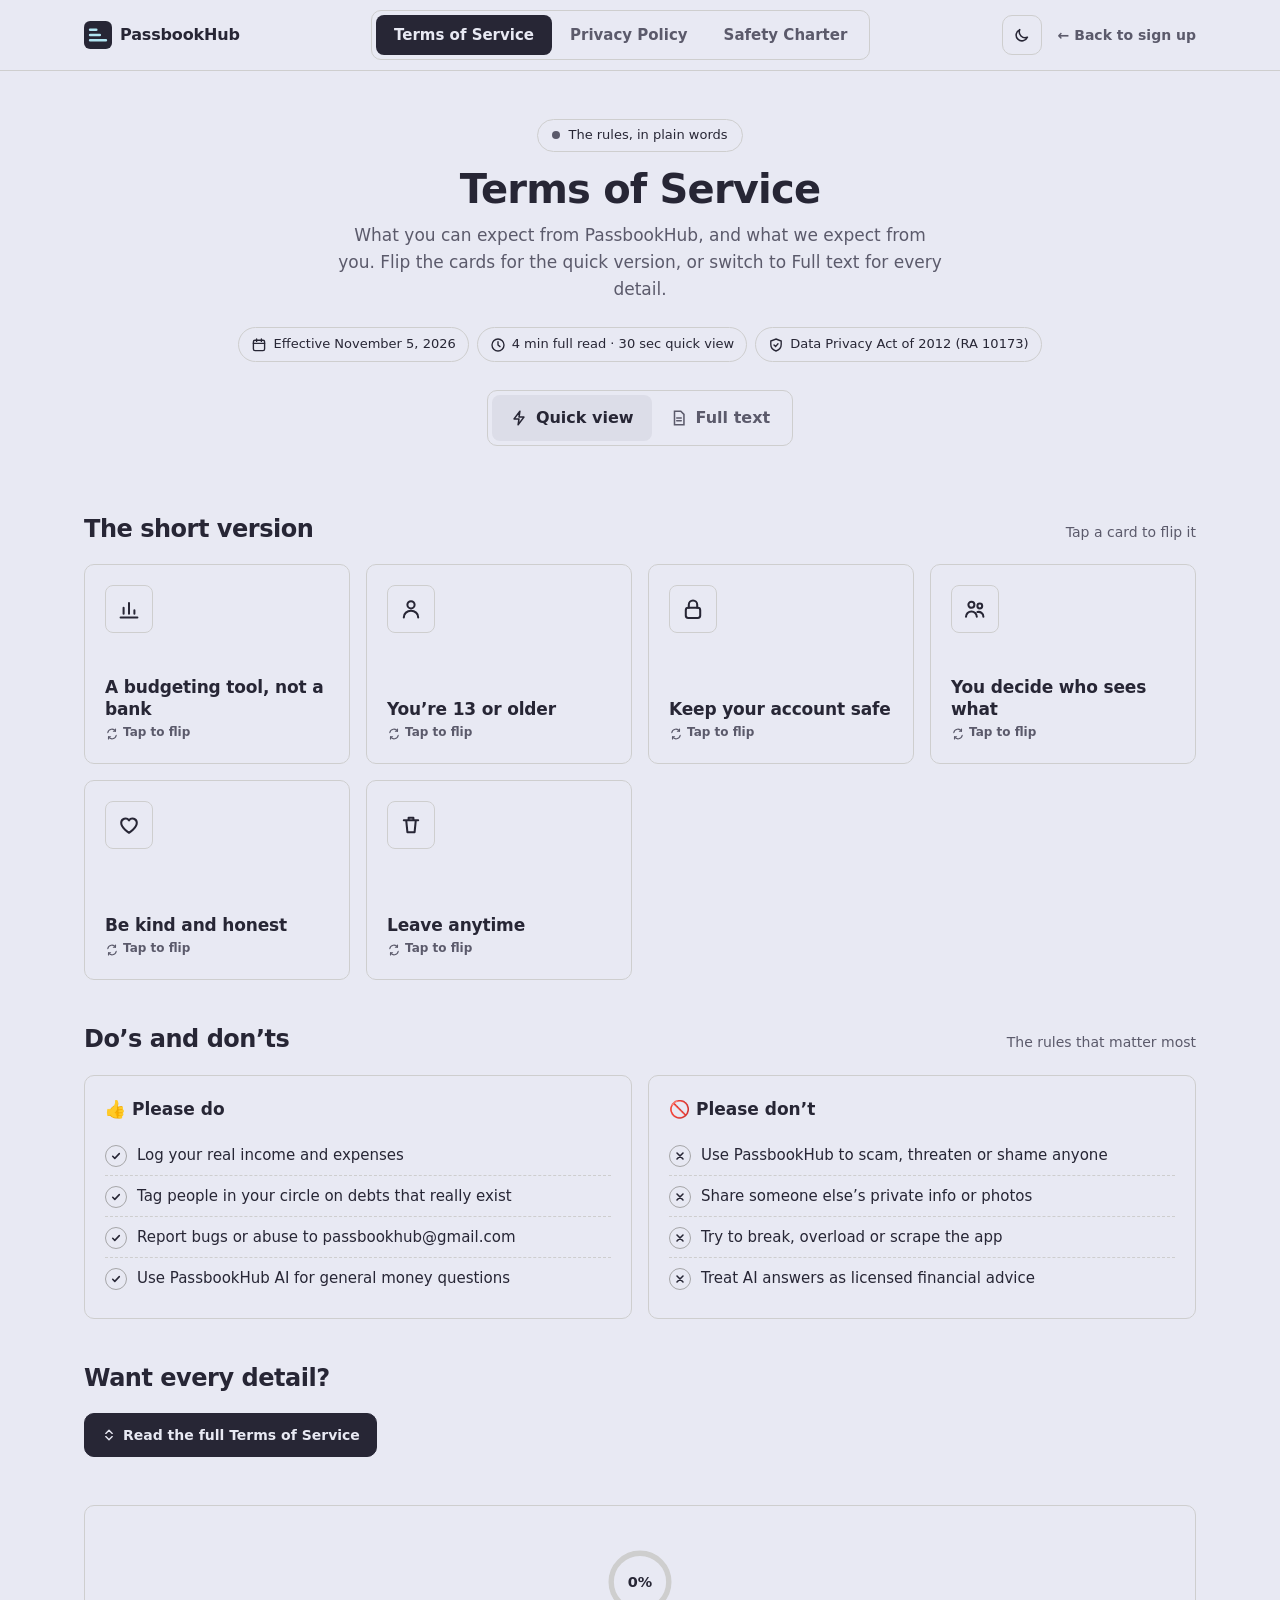
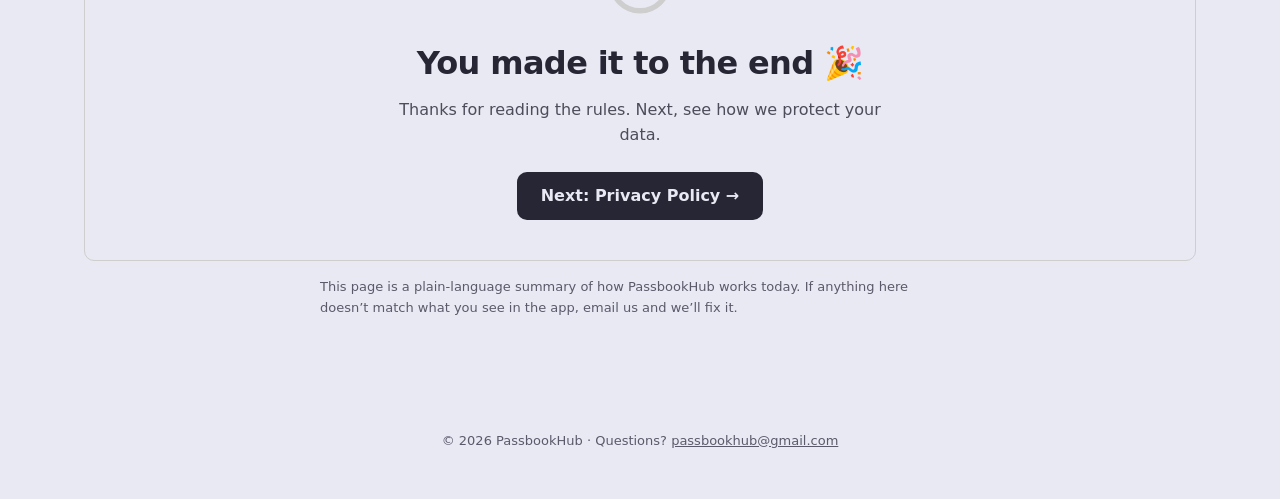
<file: legal.html>
<!doctype html>
<html lang="en">
<head>
<meta charset="utf-8">
<meta name="viewport" content="width=device-width, initial-scale=1">
<meta name="color-scheme" content="light dark">
<meta name="description" content="PassbookHub Terms of Service and Privacy Policy, in plain words.">
<title>Terms & Privacy · PassbookHub</title>
<link rel="icon" href="data:image/svg+xml,%3Csvg xmlns='http://www.w3.org/2000/svg' viewBox='0 0 32 32'%3E%3Crect width='32' height='32' rx='7' fill='%23272635'/%3E%3Cpath d='M7 22h18M7 16h11M7 10h7' stroke='%23b1e5f2' stroke-width='3' stroke-linecap='round'/%3E%3C/svg%3E">
<script>try { var t = localStorage.getItem('pbh.theme'); if (t === 'dark' || t === 'light') document.documentElement.dataset.theme = t; } catch (e) {}</script>
<style>
:root {
  color-scheme: light;
  --page: #e8e9f3; --surface: #ffffff; --surface-2: #f4f5fa; --ink: #272635; --ink-2: #5b5a6b; --line: #d8d9e3; --line-strong: #a6a6a8;
  --brand: #b1e5f2; --brand-ink: #272635; --accent: #272635; --on-accent: #e8e9f3;
  --good: #0ca30c; --bad: #d42a27; --warn: #e09b00;
  --glow-a: #b1e5f2; --glow-b: #cfc8ff; --glow-c: #ffd9c2;
  --shadow: 0 1px 2px rgba(39,38,53,.06), 0 10px 30px -12px rgba(39,38,53,.25);
  --font: system-ui, -apple-system, "Segoe UI", Roboto, sans-serif;
}
:root[data-theme="dark"] {
  color-scheme: dark;
  --page: #1f1e2b; --surface: #2b2a3b; --surface-2: #33324a; --ink: #e8e9f3; --ink-2: #a6a6b4; --line: #3e3d50; --line-strong: #5a5970;
  --accent: #b1e5f2; --on-accent: #272635; --good: #39c339; --bad: #ff6b68; --warn: #fab219;
  --glow-a: #2f6e7e; --glow-b: #463b8c; --glow-c: #7a4a35;
  --shadow: 0 1px 2px rgba(0,0,0,.3), 0 12px 32px -12px rgba(0,0,0,.6);
}
@media (prefers-color-scheme: dark) {
  :root:not([data-theme="light"]) {
    color-scheme: dark;
    --page: #1f1e2b; --surface: #2b2a3b; --surface-2: #33324a; --ink: #e8e9f3; --ink-2: #a6a6b4; --line: #3e3d50; --line-strong: #5a5970;
    --accent: #b1e5f2; --on-accent: #272635; --good: #39c339; --bad: #ff6b68; --warn: #fab219;
    --glow-a: #2f6e7e; --glow-b: #463b8c; --glow-c: #7a4a35;
    --shadow: 0 1px 2px rgba(0,0,0,.3), 0 12px 32px -12px rgba(0,0,0,.6);
  }
}
* { box-sizing: border-box; }
html { scroll-behavior: smooth; scroll-padding-top: 7rem; }
@media (prefers-reduced-motion: reduce) { html { scroll-behavior: auto; } *, *::before, *::after { animation-duration: 0.001ms !important; animation-iteration-count: 1 !important; transition-duration: 0.001ms !important; } }
body { margin: 0; background: var(--page); color: var(--ink); font: 16px/1.6 var(--font); -webkit-font-smoothing: antialiased; }
a { color: inherit; }
button { font: inherit; color: inherit; }
:focus-visible { outline: 2px solid var(--accent); outline-offset: 2px; border-radius: 6px; }

/* ---------- Top bar ---------- */
.bar { position: sticky; top: 0; z-index: 20; backdrop-filter: saturate(1.6) blur(14px); -webkit-backdrop-filter: saturate(1.6) blur(14px);
  background: color-mix(in srgb, var(--page) 78%, transparent); border-bottom: 1px solid color-mix(in srgb, var(--line) 70%, transparent); }
.bar-in { max-width: 72rem; margin: 0 auto; padding: 0.625rem 1.25rem; display: flex; align-items: center; gap: 1rem; }
.logo { display: inline-flex; align-items: center; gap: 0.5rem; font-weight: 800; letter-spacing: -0.01em; text-decoration: none; }
.logo svg { width: 1.75rem; height: 1.75rem; }
.tabs { position: relative; display: flex; margin: 0 auto; padding: 0.25rem; border-radius: 999px; background: var(--surface); border: 1px solid var(--line); box-shadow: var(--shadow); }
.tab { position: relative; z-index: 1; border: 0; background: none; padding: 0.5rem 1.125rem; border-radius: 999px; font-weight: 650; font-size: 0.9375rem; color: var(--ink-2); cursor: pointer; transition: color .25s; white-space: nowrap; }
.tab[aria-selected="true"] { color: var(--on-accent); }
.tab-thumb { position: absolute; z-index: 0; top: 0.25rem; bottom: 0.25rem; border-radius: 999px; background: var(--accent); transition: left .35s cubic-bezier(.3,1.4,.5,1), width .35s cubic-bezier(.3,1.4,.5,1); }
.icon-btn { display: grid; place-items: center; width: 2.5rem; height: 2.5rem; border: 1px solid var(--line); border-radius: 50%; background: var(--surface); cursor: pointer; transition: transform .15s; }
.icon-btn:hover { transform: rotate(-12deg) scale(1.05); }
.icon-btn svg { width: 1.125rem; height: 1.125rem; }
.back-link { font-size: 0.875rem; font-weight: 600; color: var(--ink-2); text-decoration: none; white-space: nowrap; }
.back-link:hover { color: var(--ink); }
.progress { position: absolute; left: 0; bottom: -1px; height: 3px; width: 0; background: linear-gradient(90deg, var(--glow-a), var(--accent)); transition: width .1s linear; }
@media (max-width: 40rem) { .back-link span, .logo b { display: none; } .tab { padding: 0.5rem 0.625rem; font-size: 0.8125rem; } }

/* ---------- Hero ---------- */
.hero { position: relative; overflow: hidden; }
.blobs { position: absolute; inset: -20% -10% auto; height: 34rem; pointer-events: none; filter: blur(60px); opacity: .85; }
.blobs i { position: absolute; border-radius: 50%; animation: drift 18s ease-in-out infinite alternate; }
.blobs i:nth-child(1) { width: 26rem; height: 26rem; left: 8%; top: 10%; background: var(--glow-a); }
.blobs i:nth-child(2) { width: 22rem; height: 22rem; right: 10%; top: 0; background: var(--glow-b); animation-delay: -6s; }
.blobs i:nth-child(3) { width: 18rem; height: 18rem; left: 45%; top: 35%; background: var(--glow-c); animation-delay: -12s; }
@keyframes drift { to { transform: translate(6%, 12%) scale(1.15); } }
.hero-in { position: relative; max-width: 72rem; margin: 0 auto; padding: 4rem 1.25rem 2rem; text-align: center; }
.eyebrow { display: inline-flex; align-items: center; gap: .5rem; padding: .3125rem .875rem; border-radius: 999px; background: color-mix(in srgb, var(--surface) 75%, transparent); border: 1px solid var(--line); font-size: .8125rem; font-weight: 600; }
.eyebrow .dot { width: .5rem; height: .5rem; border-radius: 50%; background: var(--good); box-shadow: 0 0 0 0 var(--good); animation: ping 2s infinite; }
@keyframes ping { 70% { box-shadow: 0 0 0 .5rem transparent; } 100% { box-shadow: 0 0 0 0 transparent; } }
h1 { margin: 1rem auto .75rem; max-width: 18ch; font-size: clamp(2.25rem, 6vw, 4rem); line-height: 1.05; letter-spacing: -0.035em; font-weight: 800; }
h1 .swap { display: inline-block; background: linear-gradient(100deg, var(--ink) 20%, color-mix(in srgb, var(--accent) 60%, #6a5acd)); -webkit-background-clip: text; background-clip: text; color: transparent; }
:root[data-theme="dark"] h1 .swap { background-image: linear-gradient(100deg, #fff 10%, var(--brand)); }
@media (prefers-color-scheme: dark) { :root:not([data-theme="light"]) h1 .swap { background-image: linear-gradient(100deg, #fff 10%, var(--brand)); } }
.lede { max-width: 38rem; margin: 0 auto; color: var(--ink-2); font-size: 1.0625rem; }
.chips { display: flex; flex-wrap: wrap; justify-content: center; gap: .5rem; margin-top: 1.5rem; }
.chip { display: inline-flex; align-items: center; gap: .375rem; padding: .375rem .75rem; border-radius: 999px; background: var(--surface); border: 1px solid var(--line); font-size: .8125rem; font-weight: 600; }
.chip svg { width: 1rem; height: 1rem; }
.mode { display: inline-flex; margin-top: 1.75rem; padding: .25rem; border-radius: 14px; background: var(--surface); border: 1px solid var(--line); box-shadow: var(--shadow); }
.mode button { border: 0; background: none; padding: .625rem 1.125rem; border-radius: 10px; font-weight: 650; cursor: pointer; color: var(--ink-2); display: inline-flex; align-items: center; gap: .5rem; }
.mode button[aria-pressed="true"] { background: var(--surface-2); color: var(--ink); box-shadow: inset 0 0 0 1px var(--line); }
.mode svg { width: 1.125rem; height: 1.125rem; }

/* ---------- Layout ---------- */
main { max-width: 72rem; margin: 0 auto; padding: 0 1.25rem 5rem; }
.panel[hidden] { display: none; }
.panel { animation: rise .5s cubic-bezier(.2,.8,.2,1); }
@keyframes rise { from { opacity: 0; transform: translateY(14px); } }
.section-title { display: flex; align-items: baseline; justify-content: space-between; gap: 1rem; margin: 2.5rem 0 1rem; }
.section-title h2 { margin: 0; font-size: 1.5rem; letter-spacing: -0.02em; }
.section-title p { margin: 0; color: var(--ink-2); font-size: .875rem; }

/* Flip cards: the short version */
.cards { display: grid; grid-template-columns: repeat(auto-fill, minmax(15.5rem, 1fr)); gap: 1rem; perspective: 1200px; }
.card { position: relative; height: 12.5rem; border: 0; padding: 0; background: none; cursor: pointer; text-align: left; transform-style: preserve-3d; transition: transform .6s cubic-bezier(.3,1.3,.5,1); opacity: 0; transform: translateY(18px); }
.card.in { opacity: 1; transform: none; transition: transform .6s cubic-bezier(.3,1.3,.5,1), opacity .5s; }
.card.flipped, .card.in.flipped { transform: rotateY(180deg) !important; }
.face { position: absolute; inset: 0; display: flex; flex-direction: column; padding: 1.25rem; border-radius: 20px; background: var(--surface); border: 1px solid var(--line); box-shadow: var(--shadow); backface-visibility: hidden; -webkit-backface-visibility: hidden; overflow: hidden; }
.face.back { transform: rotateY(180deg); background: var(--accent); color: var(--on-accent); border-color: transparent; }
.card:hover .face.front { border-color: var(--line-strong); }
.card-icon { display: grid; place-items: center; width: 3rem; height: 3rem; border-radius: 14px; background: var(--c, var(--brand)); color: #272635; transition: transform .3s; }
.card:hover .card-icon { transform: scale(1.08) rotate(-6deg); }
.card-icon svg { width: 1.5rem; height: 1.5rem; }
.card h3 { margin: auto 0 .25rem; font-size: 1.0625rem; letter-spacing: -0.01em; line-height: 1.3; }
.card .hint { font-size: .75rem; font-weight: 600; color: var(--ink-2); display: flex; align-items: center; gap: .25rem; }
.face.back p { margin: 0; font-size: .9375rem; line-height: 1.5; }
.face.back .hint { margin-top: auto; color: inherit; opacity: .7; }
.face::after { content: ""; position: absolute; right: -2.5rem; top: -2.5rem; width: 7rem; height: 7rem; border-radius: 50%; background: var(--c, var(--brand)); opacity: .14; }

/* Who can see what */
.matrix { border-radius: 22px; background: var(--surface); border: 1px solid var(--line); box-shadow: var(--shadow); overflow: hidden; }
.mx-head, .mx-row { display: grid; grid-template-columns: minmax(10rem, 2fr) repeat(4, minmax(3.5rem, 1fr)); align-items: center; }
.mx-head { padding: .875rem 1.25rem; background: var(--surface-2); font-size: .75rem; font-weight: 700; text-transform: uppercase; letter-spacing: .05em; color: var(--ink-2); }
.mx-head span:not(:first-child) { text-align: center; }
.mx-row { width: 100%; padding: .75rem 1.25rem; border: 0; border-top: 1px solid var(--line); background: none; cursor: pointer; text-align: left; transition: background .2s; }
.mx-row:hover, .mx-row[aria-expanded="true"] { background: color-mix(in srgb, var(--brand) 18%, var(--surface)); }
.mx-name { display: flex; align-items: center; gap: .625rem; font-weight: 600; }
.mx-name svg { width: 1.25rem; height: 1.25rem; flex: none; color: var(--ink-2); }
.mx-cell { display: grid; place-items: center; }
.pip { width: 1.5rem; height: 1.5rem; border-radius: 50%; display: grid; place-items: center; transform: scale(.6); opacity: 0; transition: transform .4s cubic-bezier(.3,1.6,.5,1), opacity .3s; }
.matrix.in .pip { transform: none; opacity: 1; }
.pip.yes { background: color-mix(in srgb, var(--good) 18%, transparent); color: var(--good); }
.pip.opt { background: color-mix(in srgb, var(--warn) 20%, transparent); color: var(--warn); }
.pip.no { background: var(--surface-2); color: var(--line-strong); }
.pip svg { width: .875rem; height: .875rem; }
.mx-detail { display: grid; grid-template-rows: 0fr; transition: grid-template-rows .35s ease; border-top: 0 solid var(--line); }
.mx-detail.open { grid-template-rows: 1fr; }
.mx-detail > div { overflow: hidden; }
.mx-detail p { margin: 0; padding: 0 1.25rem 1rem 3.125rem; color: var(--ink-2); font-size: .9375rem; }
.legend { display: flex; flex-wrap: wrap; gap: 1rem; padding: .875rem 1.25rem; border-top: 1px solid var(--line); font-size: .8125rem; color: var(--ink-2); }
.legend span { display: inline-flex; align-items: center; gap: .375rem; }
.legend .pip { transform: none; opacity: 1; width: 1.125rem; height: 1.125rem; }
@media (max-width: 34rem) { .mx-head, .mx-row { grid-template-columns: minmax(7.5rem, 1.6fr) repeat(4, minmax(2.25rem, 1fr)); padding-inline: .75rem; } .mx-head { font-size: .625rem; } .mx-name svg { display: none; } .mx-detail p { padding-left: .75rem; } }

/* Do and don't */
.dd { display: grid; grid-template-columns: 1fr 1fr; gap: 1rem; }
@media (max-width: 44rem) { .dd { grid-template-columns: 1fr; } }
.dd-col { padding: 1.25rem; border-radius: 22px; background: var(--surface); border: 1px solid var(--line); box-shadow: var(--shadow); }
.dd-col h3 { display: flex; align-items: center; gap: .5rem; margin: 0 0 .75rem; font-size: 1.0625rem; }
.dd-col ul { list-style: none; margin: 0; padding: 0; }
.dd-col li { display: flex; gap: .625rem; padding: .5rem 0; border-top: 1px dashed var(--line); font-size: .9375rem; opacity: 0; transform: translateX(-8px); transition: opacity .4s, transform .4s; }
.dd-col li:first-child { border-top: 0; }
.dd.in li { opacity: 1; transform: none; }
.dd-col .mark { flex: none; display: grid; place-items: center; width: 1.375rem; height: 1.375rem; border-radius: 50%; margin-top: .125rem; }
.dd-col.do .mark { background: color-mix(in srgb, var(--good) 18%, transparent); color: var(--good); }
.dd-col.dont .mark { background: color-mix(in srgb, var(--bad) 16%, transparent); color: var(--bad); }
.mark svg { width: .75rem; height: .75rem; }

/* ---------- Full text ---------- */
.full { display: grid; grid-template-columns: 15rem minmax(0, 1fr); gap: 2rem; align-items: start; margin-top: 1rem; }
@media (max-width: 56rem) { .full { grid-template-columns: 1fr; } .toc { display: none; } }
.toc { position: sticky; top: 5.5rem; max-height: calc(100vh - 7rem); overflow: auto; padding: .5rem; }
.toc p { margin: 0 0 .5rem .75rem; font-size: .75rem; font-weight: 700; text-transform: uppercase; letter-spacing: .06em; color: var(--ink-2); }
.toc a { position: relative; display: flex; gap: .625rem; padding: .4375rem .75rem; border-radius: 10px; font-size: .875rem; color: var(--ink-2); text-decoration: none; transition: background .2s, color .2s; }
.toc a:hover { background: var(--surface); color: var(--ink); }
.toc a.on { background: var(--surface); color: var(--ink); font-weight: 650; box-shadow: var(--shadow); }
.toc a.on::before { content: ""; position: absolute; left: 0; top: .5rem; bottom: .5rem; width: 3px; border-radius: 2px; background: var(--accent); }
.toc a .n { font-variant-numeric: tabular-nums; opacity: .6; min-width: 1.25rem; }
.tools { position: sticky; top: 4.25rem; z-index: 5; display: flex; flex-wrap: wrap; gap: .5rem; align-items: center; padding: .625rem 0; background: linear-gradient(var(--page) 75%, transparent); }
.search { flex: 1; min-width: 12rem; display: flex; align-items: center; gap: .5rem; padding: 0 .875rem; height: 2.75rem; border-radius: 14px; background: var(--surface); border: 1px solid var(--line); }
.search:focus-within { border-color: var(--accent); box-shadow: 0 0 0 3px color-mix(in srgb, var(--accent) 15%, transparent); }
.search svg { width: 1.125rem; height: 1.125rem; color: var(--ink-2); flex: none; }
.search input { flex: 1; min-width: 0; border: 0; background: none; outline: none; font: inherit; color: var(--ink); }
.search kbd { font: 600 .6875rem var(--font); padding: .125rem .375rem; border-radius: 5px; border: 1px solid var(--line); color: var(--ink-2); }
.count { font-size: .8125rem; color: var(--ink-2); min-width: 5rem; }
.btn { display: inline-flex; align-items: center; gap: .375rem; height: 2.75rem; padding: 0 1rem; border-radius: 14px; border: 1px solid var(--line); background: var(--surface); font-weight: 600; font-size: .875rem; cursor: pointer; text-decoration: none; }
.btn:hover { border-color: var(--line-strong); }
.btn svg { width: 1rem; height: 1rem; }
.btn.primary { background: var(--accent); color: var(--on-accent); border-color: var(--accent); }
.sec { margin-bottom: .75rem; border-radius: 18px; background: var(--surface); border: 1px solid var(--line); transition: box-shadow .25s, border-color .25s; }
.sec.open { box-shadow: var(--shadow); }
.sec[hidden] { display: none; }
.sec-head { width: 100%; display: flex; align-items: center; gap: .875rem; padding: 1rem 1.25rem; border: 0; background: none; cursor: pointer; text-align: left; }
.sec-num { flex: none; display: grid; place-items: center; width: 2.25rem; height: 2.25rem; border-radius: 11px; background: var(--surface-2); font-weight: 750; font-size: .875rem; font-variant-numeric: tabular-nums; transition: background .25s, color .25s; }
.sec.open .sec-num { background: var(--accent); color: var(--on-accent); }
.sec-head h3 { flex: 1; margin: 0; font-size: 1.0625rem; letter-spacing: -0.01em; }
.chev { width: 1.25rem; height: 1.25rem; color: var(--ink-2); transition: transform .3s; }
.sec.open .chev { transform: rotate(180deg); }
.sec-body { display: grid; grid-template-rows: 0fr; transition: grid-template-rows .35s ease; }
.sec.open .sec-body { grid-template-rows: 1fr; }
.sec-body > div { overflow: hidden; }
.sec-inner { padding: 0 1.25rem 1.25rem 4.375rem; }
@media (max-width: 34rem) { .sec-inner { padding-left: 1.25rem; } }
.plain { display: flex; gap: .625rem; margin: 0 0 1rem; padding: .75rem .875rem; border-radius: 12px; background: color-mix(in srgb, var(--brand) 30%, var(--surface)); font-size: .9375rem; }
:root[data-theme="dark"] .plain { background: color-mix(in srgb, var(--brand) 12%, var(--surface)); }
@media (prefers-color-scheme: dark) { :root:not([data-theme="light"]) .plain { background: color-mix(in srgb, var(--brand) 12%, var(--surface)); } }
.plain b { flex: none; font-size: .6875rem; text-transform: uppercase; letter-spacing: .06em; padding: .125rem .5rem; height: fit-content; border-radius: 999px; background: var(--accent); color: var(--on-accent); margin-top: .1875rem; }
.sec-inner p, .sec-inner li { color: var(--ink); font-size: .9688rem; }
.sec-inner ul { padding-left: 1.125rem; }
.sec-inner li { margin: .25rem 0; }
.sec-inner li::marker { color: var(--line-strong); }
.sec-inner a { color: var(--accent); font-weight: 600; }
.copy { margin-left: auto; display: inline-flex; align-items: center; gap: .25rem; border: 0; background: none; color: var(--ink-2); font-size: .75rem; font-weight: 600; cursor: pointer; padding: .25rem .5rem; border-radius: 8px; opacity: 0; transition: opacity .2s; }
.sec:hover .copy, .copy:focus-visible { opacity: 1; }
.copy:hover { background: var(--surface-2); color: var(--ink); }
.copy svg { width: .875rem; height: .875rem; }
mark { background: color-mix(in srgb, var(--warn) 45%, transparent); color: inherit; border-radius: 3px; padding: 0 1px; }
.empty { padding: 2rem; text-align: center; color: var(--ink-2); }

/* End */
.end { margin-top: 3rem; padding: 2.5rem 1.5rem; border-radius: 28px; text-align: center; background: var(--accent); color: var(--on-accent); position: relative; overflow: hidden; }
.end h2 { margin: .75rem 0 .5rem; font-size: clamp(1.5rem, 4vw, 2rem); letter-spacing: -0.02em; }
.end p { margin: 0 auto 1.5rem; max-width: 32rem; opacity: .8; }
.end .btn { background: var(--on-accent); color: var(--accent); border: 0; height: 3rem; padding: 0 1.5rem; border-radius: 999px; font-size: 1rem; }
.ring { width: 4.5rem; height: 4.5rem; margin: 0 auto; }
.ring circle { fill: none; stroke-width: 6; }
.ring .track { stroke: color-mix(in srgb, var(--on-accent) 20%, transparent); }
.ring .val { stroke: var(--glow-b); stroke-linecap: round; transform: rotate(-90deg); transform-origin: center; transition: stroke-dashoffset .3s; }
.ring text { fill: currentColor; font: 800 1rem var(--font); }
.confetti { position: absolute; inset: 0; pointer-events: none; }
.confetti i { position: absolute; top: -1rem; width: .5rem; height: .875rem; border-radius: 2px; animation: fall 2.4s ease-in forwards; }
@keyframes fall { to { transform: translateY(26rem) rotate(540deg); opacity: 0; } }
footer { padding: 2rem 1.25rem 3rem; text-align: center; color: var(--ink-2); font-size: .8125rem; }
.toast { position: fixed; left: 50%; bottom: 1.5rem; z-index: 50; transform: translate(-50%, 2rem); opacity: 0; padding: .625rem 1rem; border-radius: 12px; background: var(--ink); color: var(--page); font-size: .875rem; font-weight: 600; transition: transform .3s, opacity .3s; pointer-events: none; }
.toast.show { transform: translate(-50%, 0); opacity: 1; }
.top { position: fixed; right: 1.25rem; bottom: 1.25rem; z-index: 30; width: 3rem; height: 3rem; border-radius: 50%; border: 1px solid var(--line); background: var(--surface); box-shadow: var(--shadow); display: grid; place-items: center; cursor: pointer; transform: scale(0); transition: transform .3s cubic-bezier(.3,1.6,.5,1); }
.top.show { transform: scale(1); }
.top svg { width: 1.25rem; height: 1.25rem; }
@media print { .bar, .hero .mode, .tools, .toc, .end, .top, footer, .blobs { display: none !important; } .sec-body { grid-template-rows: 1fr !important; } .sec { break-inside: avoid; box-shadow: none; } .full { display: block; } }
.note { max-width: 40rem; margin: 1rem auto 0; font-size: .8125rem; color: var(--ink-2); }

/* v2.0.0 flat & minimal: no shadows, gradients, blur or lift. */
*, *::before, *::after { box-shadow: none !important; text-shadow: none !important; }
* { backdrop-filter: none !important; -webkit-backdrop-filter: none !important; }
.blobs { display: none !important; }
.progress { background: var(--accent) !important; }
h1 .swap { background: none !important; -webkit-background-clip: border-box !important; background-clip: border-box !important; color: inherit !important; }
.tools { background: var(--page) !important; }
.icon-btn:hover, .card:hover .card-icon { transform: none !important; }
.tabs, .mode, .icon-btn, .search, .toc a, .top, button { border-radius: 4px; }
.face, .matrix, .dd-col, .sec { border-radius: 20px; }

/* ---------- Minimal, flat: same look as the PassbookHub Overview ---------- */
:root { --page: #e8e9f3; --surface: transparent; --surface-2: rgba(39,38,53,.06); --line: #cecece; --shadow: none; --accent: #272635; --on-accent: #e8e9f3; --brand: rgba(39,38,53,.06); }
:root[data-theme="dark"] { --page: #272635; --surface: transparent; --surface-2: rgba(232,233,243,.07); --line: #3e3d50; --accent: #e8e9f3; --on-accent: #272635; --brand: rgba(232,233,243,.07); }
@media (prefers-color-scheme: dark) { :root:not([data-theme="light"]) { --page: #272635; --surface: transparent; --surface-2: rgba(232,233,243,.07); --line: #3e3d50; --accent: #e8e9f3; --on-accent: #272635; --brand: rgba(232,233,243,.07); } }
.blobs, .confetti, .face::after { display: none !important; }
.bar { background: var(--page) !important; backdrop-filter: none !important; -webkit-backdrop-filter: none !important; border-bottom: 1px solid var(--line); }
.progress { background: var(--ink) !important; height: 2px; }
.hero-in { padding: 3rem 1.25rem 1.5rem; }
h1 { font-weight: 600; letter-spacing: -0.02em; font-size: clamp(1.75rem, 4.5vw, 2.5rem); }
h1 .swap { background: none !important; color: var(--ink) !important; -webkit-background-clip: initial; background-clip: initial; }
.eyebrow, .chip { background: transparent; border-color: var(--line); font-weight: 500; }
.eyebrow .dot { animation: none; background: var(--ink-2); box-shadow: none; }
.tabs, .mode, .matrix, .dd-col, .sec, .search, .btn, .face, .top { box-shadow: none !important; border-radius: 10px; }
.tabs { border-radius: 10px; }
.tab, .tab-thumb, .mode button { border-radius: 8px; }
.tab-thumb { background: var(--ink); transition: left .25s ease, width .25s ease; }
.tab[aria-selected="true"] { color: var(--page); }
.mode button[aria-pressed="true"] { box-shadow: none; }
.icon-btn { background: transparent; border-radius: 10px; }
.icon-btn:hover { transform: none; background: var(--surface-2); }
.card { transition: transform .45s ease; }
.card-icon { background: transparent !important; border: 1px solid var(--line); border-radius: 8px; color: var(--ink); }
.card:hover .card-icon { transform: none; }
.face.back { background: var(--ink); color: var(--page); }
.mx-head { background: transparent; border-bottom: 1px solid var(--line); }
.mx-row:hover, .mx-row[aria-expanded="true"] { background: var(--surface-2); }
.pip.yes, .pip.opt { background: transparent; color: var(--ink); border: 1px solid var(--line-strong); }
.pip.no { background: transparent; color: var(--line-strong); }
.dd-col.do .mark, .dd-col.dont .mark { background: transparent; border: 1px solid var(--line-strong); color: var(--ink); }
.toc a.on { background: var(--surface-2); box-shadow: none; }
.toc a.on::before { background: var(--ink); }
.search:focus-within { border-color: var(--ink-2); box-shadow: none; }
.sec-num { border-radius: 8px; background: transparent; border: 1px solid var(--line); }
.sec.open .sec-num { background: var(--ink); color: var(--page); border-color: var(--ink); }
.plain { background: var(--surface-2) !important; border-radius: 8px; }
.plain b { background: transparent; color: var(--ink-2); border: 1px solid var(--line-strong); }
.sec-inner a { color: var(--ink); text-decoration: underline; }
mark { background: var(--surface-2); outline: 1px solid var(--line-strong); }
.end { background: transparent; color: var(--ink); border: 1px solid var(--line); border-radius: 10px; }
.end .btn { background: var(--ink); color: var(--page); border-radius: 10px; }
.ring .track { stroke: var(--line); }
.ring .val { stroke: var(--ink); }
.top { background: var(--page); }
</style>
</head>
<body>
<header class="bar">
  <div class="bar-in">
    <a class="logo" href="./" aria-label="PassbookHub home">
      <svg viewBox="0 0 32 32" aria-hidden="true"><rect width="32" height="32" rx="7" fill="#272635"/><path d="M7 22h18M7 16h11M7 10h7" stroke="#b1e5f2" stroke-width="3" stroke-linecap="round"/></svg>
      <b>PassbookHub</b>
    </a>
    <div class="tabs" role="tablist" aria-label="Document">
      <span class="tab-thumb" aria-hidden="true"></span>
      <button class="tab" role="tab" id="tab-terms" aria-controls="panel" data-doc="terms">Terms of Service</button>
      <button class="tab" role="tab" id="tab-privacy" aria-controls="panel" data-doc="privacy">Privacy Policy</button>
      <button class="tab" role="tab" id="tab-charter" aria-controls="panel" data-doc="charter">Safety Charter</button>
    </div>
    <button class="icon-btn" id="theme" type="button" aria-label="Switch theme" title="Switch theme"></button>
    <a class="back-link" href="./#signup">← <span>Back to sign up</span></a>
  </div>
  <div class="progress" id="progress"></div>
</header>

<section class="hero">
  <div class="blobs" aria-hidden="true"><i></i><i></i><i></i></div>
  <div class="hero-in">
    <span class="eyebrow"><span class="dot"></span><span id="eyebrow">Plain words, no fine print</span></span>
    <h1><span class="swap" id="title">Terms of Service</span></h1>
    <p class="lede" id="lede"></p>
    <div class="chips">
      <span class="chip"><svg viewBox="0 0 20 20" fill="none" stroke="currentColor" stroke-width="1.7" stroke-linecap="round"><rect x="3" y="4" width="14" height="13" rx="2"/><path d="M3 8h14M7 2.5v3M13 2.5v3"/></svg>Effective November 5, 2026</span>
      <span class="chip"><svg viewBox="0 0 20 20" fill="none" stroke="currentColor" stroke-width="1.7" stroke-linecap="round"><circle cx="10" cy="10" r="7.5"/><path d="M10 6v4l2.5 2"/></svg><span id="readtime">—</span></span>
      <span class="chip"><svg viewBox="0 0 20 20" fill="none" stroke="currentColor" stroke-width="1.7" stroke-linecap="round"><path d="M10 2.5 16.5 5v4.5c0 4-2.8 6.9-6.5 8-3.7-1.1-6.5-4-6.5-8V5z"/><path d="m7.5 10 2 2 3-3.5"/></svg>Data Privacy Act of 2012 (RA 10173)</span>
    </div>
    <div class="mode" role="group" aria-label="View">
      <button type="button" data-mode="quick" aria-pressed="true"><svg viewBox="0 0 20 20" fill="none" stroke="currentColor" stroke-width="1.7" stroke-linejoin="round"><path d="M11 2.5 4.5 11H10l-1 6.5L15.5 9H10z"/></svg>Quick view</button>
      <button type="button" data-mode="full" aria-pressed="false"><svg viewBox="0 0 20 20" fill="none" stroke="currentColor" stroke-width="1.7" stroke-linecap="round"><path d="M5 2.5h7l3.5 3.5v11.5H5z"/><path d="M7.5 10h5M7.5 13h5"/></svg>Full text</button>
    </div>
  </div>
</section>

<main id="panel" role="tabpanel" aria-labelledby="tab-terms"></main>

<footer>© <span id="year"></span> PassbookHub · Questions? <a href="mailto:passbookhub@gmail.com">passbookhub@gmail.com</a></footer>
<button class="top" id="top" type="button" aria-label="Back to top"><svg viewBox="0 0 20 20" fill="none" stroke="currentColor" stroke-width="2" stroke-linecap="round" stroke-linejoin="round"><path d="M10 16V4M5 9l5-5 5 5"/></svg></button>
<div class="toast" id="toast" role="status" aria-live="polite"></div>

<script>
(function () {
  'use strict';

  /* ---------- Icons ---------- */
  var I = {
    user: '<circle cx="10" cy="6.5" r="3"/><path d="M4 17c0-3.3 2.7-5.5 6-5.5s6 2.2 6 5.5"/>',
    lock: '<rect x="4" y="9" width="12" height="8.5" rx="2"/><path d="M6.5 9V6.5a3.5 3.5 0 0 1 7 0V9"/>',
    chart: '<path d="M3 17h14M5.5 14V9M10 14V5M14.5 14v-3"/>',
    people: '<circle cx="7" cy="6.5" r="2.5"/><circle cx="14" cy="7.5" r="2"/><path d="M2.5 16.5c0-2.5 2-4.5 4.5-4.5s4.5 2 4.5 4.5M12 12.5c2.5-.5 5 1 5 4"/>',
    heart: '<path d="M10 16.5s-6.5-3.8-6.5-8.3A3.6 3.6 0 0 1 10 6.1a3.6 3.6 0 0 1 6.5 2.1c0 4.5-6.5 8.3-6.5 8.3z"/>',
    shield: '<path d="M10 2.5 16.5 5v4.5c0 4-2.8 6.9-6.5 8-3.7-1.1-6.5-4-6.5-8V5z"/><path d="m7.5 10 2 2 3-3.5"/>',
    trash: '<path d="M4 6h12M8 6V4h4v2M6 6l1 10h6l1-10"/>',
    tag: '<path d="M3 3h7l7 7-7 7-7-7z"/><circle cx="7" cy="7" r="1.2"/>',
    spark: '<path d="M10 2.5c.5 3.6 1.9 5 5.5 5.5-3.6.5-5 1.9-5.5 5.5-.5-3.6-1.9-5-5.5-5.5 3.6-.5 5-1.9 5.5-5.5z"/>',
    ban: '<circle cx="10" cy="10" r="7"/><path d="m5 5 10 10"/>',
    chat: '<path d="M3.5 4.5h13v9h-7l-4 3v-3h-2z"/>',
    mail: '<rect x="2.5" y="4.5" width="15" height="11" rx="1.5"/><path d="m3 5.5 7 5.5 7-5.5"/>',
    wallet: '<rect x="2.5" y="5" width="15" height="11" rx="2"/><path d="M13 10.5h4.5M2.5 8h15"/>',
    device: '<rect x="5.5" y="2.5" width="9" height="15" rx="2"/><path d="M9 14.5h2"/>',
    globe: '<circle cx="10" cy="10" r="7.5"/><path d="M2.5 10h15M10 2.5c2.2 2.2 2.2 12.8 0 15M10 2.5c-2.2 2.2-2.2 12.8 0 15"/>',
    scale: '<path d="M10 3v14M5 17h10M3 7h14M5 7l-2.5 5a2.5 2.5 0 0 0 5 0zM15 7l-2.5 5a2.5 2.5 0 0 0 5 0z"/>',
    check: '<path d="m4.5 10.5 3.5 3.5 7.5-8"/>',
    x: '<path d="m5 5 10 10M15 5 5 15"/>',
    dash: '<path d="M5 10h10"/>',
    half: '<path d="M10 4v12"/>',
    flip: '<path d="M4 8a6 6 0 0 1 11-2M16 12a6 6 0 0 1-11 2"/><path d="M15 3v3h-3M5 17v-3h3"/>',
    chev: '<path d="m5 7.5 5 5 5-5"/>',
    link: '<path d="M8.5 11.5a3 3 0 0 0 4.2 0l2.5-2.5a3 3 0 0 0-4.2-4.2l-1 1M11.5 8.5a3 3 0 0 0-4.2 0L4.8 11a3 3 0 0 0 4.2 4.2l1-1"/>',
    search: '<circle cx="9" cy="9" r="5.5"/><path d="m13 13 4 4"/>',
    sun: '<circle cx="10" cy="10" r="3.5"/><path d="M10 2v1.5M10 16.5V18M2 10h1.5M16.5 10H18M4.3 4.3l1.1 1.1M14.6 14.6l1.1 1.1M4.3 15.7l1.1-1.1M14.6 5.4l1.1-1.1"/>',
    moon: '<path d="M16 12.5A6.5 6.5 0 0 1 7.5 4a6.5 6.5 0 1 0 8.5 8.5z"/>',
    expand: '<path d="M6 8l4-4 4 4M6 12l4 4 4-4"/>',
    print: '<path d="M6 7V3h8v4M6 14H4V8h12v6h-2"/><rect x="6" y="12" width="8" height="5"/>'
  };
  function svg(name, sw) { return '<svg viewBox="0 0 20 20" fill="none" stroke="currentColor" stroke-width="' + (sw || 1.7) + '" stroke-linecap="round" stroke-linejoin="round" aria-hidden="true">' + I[name] + '</svg>'; }
  function esc(s) { return String(s).replace(/[&<>"]/g, function (c) { return { '&': '&amp;', '<': '&lt;', '>': '&gt;', '"': '&quot;' }[c]; }); }

  /* ---------- Content ---------- */
  var DOCS = {
    terms: {
      title: 'Terms of Service',
      eyebrow: 'The rules, in plain words',
      lede: 'What you can expect from PassbookHub, and what we expect from you. Flip the cards for the quick version, or switch to Full text for every detail.',
      cards: [
        { icon: 'chart', c: '#b1e5f2', t: 'A budgeting tool, not a bank', b: 'PassbookHub helps you track money with the 50/30/20 rule. We never hold, move or lend your money.' },
        { icon: 'user', c: '#cfc8ff', t: 'You’re 13 or older', b: 'You need to be at least 13. If you’re under 18, ask a parent or guardian before signing up.' },
        { icon: 'lock', c: '#c8f0cf', t: 'Keep your account safe', b: 'Use a strong password and turn on two-step verification (OTP). You’re responsible for what happens in your account.' },
        { icon: 'people', c: '#ffd9c2', t: 'You decide who sees what', b: 'Share your dashboard with one trusted person. If you give them “Can edit”, every change they make shows in your Activity log.' },
        { icon: 'heart', c: '#ffc8d8', t: 'Be kind and honest', b: 'No scams, harassment, fake debts or pretending to be someone else. We can remove content or accounts that break the rules.' },
        { icon: 'trash', c: '#e2e3ee', t: 'Leave anytime', b: 'Delete your account in Settings whenever you want. That removes your budget, posts and messages for good.' }
      ],
      dd: {
        yes: ['Log your real income and expenses', 'Tag people in your circle on debts that really exist', 'Report bugs or abuse to passbookhub@gmail.com', 'Use PassbookHub AI for general money questions'],
        no: ['Use PassbookHub to scam, threaten or shame anyone', 'Share someone else’s private info or photos', 'Try to break, overload or scrape the app', 'Treat AI answers as licensed financial advice']
      },
      sections: [
        { id: 't-agree', t: 'Agreeing to these terms', p: 'Using PassbookHub means you accept these rules.', h: '<p>These Terms of Service are an agreement between you and PassbookHub (“we”, “us”). By creating an account or using PassbookHub, you agree to these terms and to our <a href="#privacy" data-go="privacy">Privacy Policy</a>. If you don’t agree, please don’t use PassbookHub.</p>' },
        { id: 't-who', t: 'Who can use PassbookHub', p: '13 and up. Under 18? Get a parent’s OK.', h: '<ul><li>You must be at least <strong>13 years old</strong>.</li><li>If you are under 18, you confirm that a parent or legal guardian has agreed to these terms for you.</li><li>You can’t use PassbookHub if we have removed your account before for breaking these terms.</li></ul>' },
        { id: 't-account', t: 'Your account and security', p: 'Real info, your own password, and OTP on.', h: '<ul><li>Give accurate information when you sign up, and keep it up to date.</li><li>Keep your password private. We strongly recommend turning on <strong>two-step verification (OTP)</strong> with an authenticator app.</li><li>PassbookHub will <strong>never</strong> ask for your password, OTP code, PIN or full card number by message, email or chat.</li><li>You are responsible for activity in your account. Tell us right away at <a href="mailto:passbookhub@gmail.com">passbookhub@gmail.com</a> if you think someone else got in.</li></ul>' },
        { id: 't-service', t: 'What PassbookHub is (and isn’t)', p: 'A tracker and a community, not a bank or a financial adviser.', h: '<p>PassbookHub is a free tool for tracking income, expenses, savings goals, debts and accounts using the 50/30/20 rule, plus a small social space (feed, circle and messages).</p><ul><li>We are <strong>not a bank, e-wallet, lender or payment service</strong>. Balances you enter are your own notes; we don’t connect to or move money in any bank.</li><li>Tips, health checks and <strong>PassbookHub AI</strong> answers are general information, not professional financial, tax or legal advice. AI can make mistakes. Check important decisions with a licensed professional.</li><li>Monthly statements are summaries of what you entered and are not official bank documents.</li></ul>' },
        { id: 't-share', t: 'Sharing with your trusted person and circle', p: 'You choose one trusted person, and you can remove them anytime.', h: '<ul><li>You may share your dashboard with one person from your circle as <strong>View only</strong> or <strong>Can edit</strong>.</li><li>A trusted person with “Can edit” can add, change and delete your entries, accounts, debts and goals. Every change is recorded in your <strong>Activity log</strong> with their name.</li><li>Only share with someone you trust. You can change their access or remove them at any time in your dashboard.</li></ul>' },
        { id: 't-content', t: 'Your content', p: 'What you post stays yours.', h: '<p>You own what you add to PassbookHub: posts, messages, photos, files and notes. You give us permission to store, process and show that content only to the people you chose (for example, your circle or the public) so the app can work. You confirm you have the right to share anything you upload.</p>' },
        { id: 't-rules', t: 'Rules of conduct', p: 'Be honest and respectful. No scams.', h: '<p>Don’t use PassbookHub to:</p><ul><li>break the law, including scams, fraud, “investment” schemes or illegal lending;</li><li>harass, threaten, shame or bully anyone, including over a debt;</li><li>pretend to be another person or organization;</li><li>share other people’s personal information, IDs or photos without permission;</li><li>send spam, malware or links meant to steal accounts;</li><li>try to get around security, access other people’s data, or overload, copy or scrape the service.</li></ul><p>We may remove content or limit, suspend or close accounts that break these rules.</p>' },
        { id: 't-debts', t: 'Debts and tags', p: 'Tagging someone sends them an alert. We aren’t part of the debt.', h: '<p>When you tag someone from your circle on a debt, they get a notification with the amount. Only tag people on real debts and keep the details accurate. PassbookHub only records what you enter: we are not a party to any loan or agreement between users, and we don’t collect or enforce debts.</p>' },
        { id: 't-changes', t: 'Changes and availability', p: 'We keep improving the app, and sometimes things break.', h: '<p>PassbookHub is offered for free and “as is”. We may add, change or remove features, and the service may sometimes be slow or unavailable. We try to keep your data safe and backed up by our providers, but please keep your own copies of anything important (for example, by printing or saving monthly statements).</p>' },
        { id: 't-liability', t: 'Disclaimers and limits of liability', p: 'Decisions about your money are yours.', h: '<p>To the extent the law allows, PassbookHub is provided without warranties of any kind, and we are not liable for indirect or consequential losses, lost money or lost data resulting from your use of the service, from decisions you make based on it, or from what other users do. Nothing in these terms limits rights you have under Philippine law that can’t be waived.</p>' },
        { id: 't-end', t: 'Ending your account', p: 'You can leave anytime. We can close accounts that break the rules.', h: '<p>You can delete your account at any time in <strong>Settings</strong>. This permanently removes your profile, budget, posts and the messages you sent. We may suspend or close an account that breaks these terms or puts other users at risk.</p>' },
        { id: 't-update', t: 'Updates to these terms', p: 'If we change them, we’ll tell you.', h: '<p>We may update these terms. If the changes are important, we’ll let you know in the app before they take effect. The date at the top shows the latest version. Using PassbookHub after an update means you accept the new terms.</p>' },
        { id: 't-law', t: 'Governing law', p: 'Philippine law applies.', h: '<p>These terms are governed by the laws of the Republic of the Philippines. If there’s a disagreement, we’d like to try to resolve it with you first: email us at <a href="mailto:passbookhub@gmail.com">passbookhub@gmail.com</a>.</p>' },
        { id: 't-contact', t: 'Contact us', p: 'One email for everything.', h: '<p>Questions, reports or feedback: <a href="mailto:passbookhub@gmail.com">passbookhub@gmail.com</a>.</p>' }
      ]
    },
    privacy: {
      title: 'Privacy Policy',
      eyebrow: 'Your data, your call',
      lede: 'What we collect when you use PassbookHub, why we need it, who can see it and how to delete it. Tap any row in “Who can see what” to learn more.',
      cards: [
        { icon: 'ban', c: '#ffc8d8', t: 'We don’t sell your data', b: 'No selling, no ads, no sharing your budget with lenders, marketers or anyone else.' },
        { icon: 'lock', c: '#b1e5f2', t: 'Your budget is private', b: 'Entries, accounts, debts and goals are only visible to you and the one trusted person you choose.' },
        { icon: 'shield', c: '#c8f0cf', t: 'We never see your password', b: 'Sign-in is handled by Google Firebase Authentication. Your password is stored encrypted, and we can’t read it.' },
        { icon: 'wallet', c: '#ffd9c2', t: 'No full card numbers', b: 'For accounts we only keep the bank name, a nickname, the balance you type and, if you want, the last 4 digits.' },
        { icon: 'spark', c: '#cfc8ff', t: 'AI chats go to Google Gemini', b: 'Questions you ask PassbookHub AI are sent to Google’s Gemini to get an answer. Your chat history stays in your browser.' },
        { icon: 'trash', c: '#e2e3ee', t: 'Delete means delete', b: 'Deleting your account removes your profile, budget, posts and the messages you sent from our database.' }
      ],
      matrix: {
        cols: ['You', 'Trusted person', 'Circle', 'Everyone'],
        rows: [
          { icon: 'wallet', n: 'Budget entries, accounts, debts, goals', v: ['yes', 'opt', 'no', 'no'], d: 'Only you, plus your trusted person if you share your dashboard with them. With “Can edit”, they can change them too, and the Activity log shows who changed what.' },
          { icon: 'chart', n: 'Activity log', v: ['yes', 'opt', 'no', 'no'], d: 'A record of changes to your dashboard. Your trusted person can read it; only you can clear it.' },
          { icon: 'user', n: 'Name, username, photo, bio', v: ['yes', 'yes', 'yes', 'yes'], d: 'Your public profile, so people can find you and send circle requests.' },
          { icon: 'mail', n: 'Email and password', v: ['yes', 'no', 'no', 'no'], d: 'Used only to sign you in and send account emails like verification and password reset. Never shown to other members.' },
          { icon: 'heart', n: 'Birthday and total savings', v: ['yes', 'no', 'opt', 'no'], d: 'Private by default. You can choose to show your birthday or total savings to your circle in Circle settings.' },
          { icon: 'chat', n: 'Messages and attachments', v: ['yes', 'no', 'opt', 'no'], d: 'Only you and the person you’re chatting with, who must be in your circle.' },
          { icon: 'people', n: 'Posts', v: ['yes', 'opt', 'opt', 'opt'], d: 'You pick each post’s audience: Only me, Circle or Public.' },
          { icon: 'device', n: 'Online status', v: ['yes', 'no', 'yes', 'no'], d: 'People in your circle can see when you were last active, or the status you set.' }
        ]
      },
      sections: [
        { id: 'p-intro', t: 'About this policy', p: 'How we handle your personal data, under Philippine law.', h: '<p>This policy explains how PassbookHub collects, uses, shares and protects your personal information. We follow the <strong>Data Privacy Act of 2012 (Republic Act No. 10173)</strong> and the rules of the National Privacy Commission. By using PassbookHub, you agree to the handling of your data described here.</p>' },
        { id: 'p-collect', t: 'What we collect', p: 'Only what you give us, plus what the app needs to run safely.', h: '<ul><li><strong>Account:</strong> name, email, username, birthday, and your password (stored encrypted by Firebase; we can’t see it). If you use “Continue with Google”, we receive your name, email and Google account ID.</li><li><strong>Profile:</strong> photo, cover photo, bio, education and work, your preferred currency and, if you add it, your address.</li><li><strong>Money data:</strong> income and expense entries, bank and e-wallet accounts (bank name, nickname, balance and optional last 4 digits), credit cards and loans, debts, savings goals and the Activity log.</li><li><strong>Social:</strong> your circle, requests, posts, messages, photos and files you send, reactions, notes, alerts and your online status.</li><li><strong>PassbookHub AI:</strong> the questions you type and the answers you get.</li><li><strong>Technical:</strong> security signals from Firebase App Check and Google reCAPTCHA Enterprise to block bots, and basic logs (like IP address) kept by our hosting and database providers.</li><li><strong>On your device:</strong> small settings saved in your browser, such as your theme, language, “hide amounts” choice and AI chat history.</li></ul>' },
        { id: 'p-use', t: 'How we use it', p: 'To run the app for you, and nothing else.', h: '<ul><li>to create and secure your account, including email verification and two-step verification (OTP);</li><li>to show your dashboard, charts, health checks and monthly statements;</li><li>to share what you chose to share with your trusted person, circle or the public;</li><li>to send notifications you need, like circle requests, debt tags and trust invitations;</li><li>to answer your questions in PassbookHub AI;</li><li>to prevent spam, abuse and fraud, and to fix problems.</li></ul><p>We don’t use your data for advertising, and we don’t build profiles to sell.</p>' },
        { id: 'p-share', t: 'Who we share it with', p: 'Only the services that make PassbookHub work.', h: '<p>We never sell your data. We only share it with the people you choose (see “Who can see what”) and with these service providers, who process it for us:</p><ul><li><strong>Google Firebase:</strong> Authentication (sign-in), Cloud Firestore (database), App Check and AI Logic (connects PassbookHub AI to Google Gemini).</li><li><strong>Google reCAPTCHA Enterprise:</strong> checks that requests come from real people.</li><li><strong>GitHub Pages:</strong> hosts the PassbookHub website.</li></ul><p>These providers may store data on servers outside the Philippines. We may also share information if the law requires it, for example a valid court order.</p>' },
        { id: 'p-security', t: 'How we protect it', p: 'Encryption, strict access rules, and OTP.', h: '<ul><li>Data travels over encrypted connections (HTTPS).</li><li>Database security rules make sure each person can only read and change their own data, plus what someone explicitly shared with them.</li><li>Two-step verification (OTP) with an authenticator app protects your sign-in.</li><li>We never ask for your password, OTP code, PIN or full card number. If someone does, it’s not us.</li></ul><p>No system is perfectly secure. If we learn of a breach that affects you, we’ll notify you and the National Privacy Commission as the law requires.</p>' },
        { id: 'p-keep', t: 'How long we keep it, and deleting it', p: 'Until you delete it.', h: '<p>We keep your data while your account is active. You can edit or delete most things at any time. When you delete your account in <strong>Settings</strong>, we remove your profile, budget data, Activity log, posts, circle links and the messages and files you sent. Copies in our providers’ backups may remain for a short time before they are erased. Messages other people sent you belong to them and stay in their account.</p>' },
        { id: 'p-rights', t: 'Your rights', p: 'You can see, fix, download or delete your data.', h: '<p>Under the Data Privacy Act, you have the right to:</p><ul><li><strong>be informed</strong> about how your data is used (this policy);</li><li><strong>access</strong> your data and get a copy of it;</li><li><strong>correct</strong> wrong or outdated data;</li><li><strong>object</strong> to processing, and withdraw consent;</li><li><strong>erase or block</strong> your data;</li><li><strong>data portability</strong>, to get your data in a usable format;</li><li><strong>claim damages</strong> if your data is misused; and</li><li><strong>file a complaint</strong> with the National Privacy Commission at <a href="https://privacy.gov.ph" target="_blank" rel="noopener">privacy.gov.ph</a>.</li></ul><p>To use any of these rights, email <a href="mailto:passbookhub@gmail.com">passbookhub@gmail.com</a>.</p>' },
        { id: 'p-kids', t: 'Young people', p: 'Not for children under 13.', h: '<p>PassbookHub is not meant for children under 13, and we don’t knowingly collect their data. Users under 18 should have a parent or guardian’s permission. If you think a child under 13 has an account, email us and we will delete it.</p>' },
        { id: 'p-device', t: 'Cookies and browser storage', p: 'No ad trackers. Just a few settings in your browser.', h: '<p>We don’t use advertising or tracking cookies. PassbookHub saves a few settings in your browser’s local storage (theme, language, hidden amounts, sidebar, AI chat history), and Firebase and reCAPTCHA use their own storage to keep you signed in and to block bots. Clearing your browser data removes these settings.</p>' },
        { id: 'p-changes', t: 'Changes to this policy', p: 'If we change it, we’ll tell you.', h: '<p>If we make important changes, we’ll tell you in the app before they take effect. The date at the top always shows the current version.</p>' },
        { id: 'p-contact', t: 'Contact and data protection officer', p: 'Email us anytime.', h: '<p>For privacy questions or requests, contact our data protection officer at <a href="mailto:passbookhub@gmail.com">passbookhub@gmail.com</a>.</p>' }
      ]
    },
    charter: {
      title: 'Security & Community Charter',
      eyebrow: 'Safe money talk, for everyone',
      lede: 'How PassbookHub protects your account and data, how you can protect yourself, and the rules everyone follows in Community. It applies to every member, moderator and admin.',
      cards: [
        { icon: 'lock', c: '#ffc8d8', t: 'We never ask for your OTP', b: 'Admins, moderators and real members will never ask for your password, bank OTP, CVV or e-wallet MPIN. Anyone who does is a scammer.' },
        { icon: 'wallet', c: '#b1e5f2', t: 'No link to your bank', b: 'PassbookHub never connects to your online banking or asks for banking OTPs. Everything is logged by hand.' },
        { icon: 'shield', c: '#c8f0cf', t: 'Your budget stays private', b: 'Only you (and the one trusted person you choose) can see your budget. Moderators can’t see it either.' },
        { icon: 'user', c: '#cfc8ff', t: 'Blur before you share', b: 'Hide names, account and card numbers, QR codes, reference numbers and addresses in screenshots.' },
        { icon: 'heart', c: '#ffd9c2', t: 'No shaming, no scams', b: 'Be kind about money. Scams, MLM, loan requests and referral spam aren’t allowed in Community.' },
        { icon: 'ban', c: '#e2e3ee', t: 'Breaking the rules has a cost', b: 'From a friendly reminder, to a 7 to 30 day suspension, to a permanent ban for scams and doxxing.' }
      ],
      dd: {
        yes: ['Turn on two-step verification (OTP) in Settings', 'Use a password you don’t use anywhere else', 'Report posts that ask for money, OTPs or personal details', 'Tag every Community post with the right flair', 'Do your own research before any investment'],
        no: ['Share your password, OTP, CVV or MPIN with anyone', 'Post account, card or phone numbers, even partly', 'Click shortened links (bit.ly, tinyurl) or fake bank logins', 'Send money to people you met in posts or messages', 'Ask for loans, donations or e-wallet transfers']
      },
      sections: [
        { id: 'c-scope', t: 'Scope and purpose', p: 'Keeping accounts, data and Community safe and scam-free.', h: '<p>This charter is PassbookHub’s security and community rulebook. It explains how we protect every member’s account and personal financial data, what members should do to stay safe, and the rules for Community. It works together with our <a href="#terms">Terms of Service</a> and <a href="#privacy">Privacy Policy</a>.</p>' },
        { id: 'c-auth', t: 'Part I · Sign-up, sign-in and identity', p: '13+, verified email, a protected password, and two-step verification.', h: '<ul><li><strong>Age check:</strong> you must be 13 or older. We check your birthday when you sign up.</li><li><strong>Email verification:</strong> you must verify your email before you can set up your profile or post in Community.</li><li><strong>Passwords:</strong> sign-in is handled by Google Firebase Authentication. Passwords are never stored in plain text; they are kept as salted one-way hashes, and we can’t see them.</li><li><strong>Two-step verification:</strong> authenticator apps (Google Authenticator, Authy and others) are supported in Settings, and we strongly recommend them.</li><li><strong>Password recovery and lockout:</strong> reset links are single-use and expire. After too many failed sign-in attempts, sign-in is blocked for a while to stop guessing attacks.</li><li><strong>Sessions:</strong> you stay signed in with short-lived tokens that refresh automatically. Sign out on shared devices.</li></ul>' },
        { id: 'c-data', t: 'Part I · Your financial data', p: 'No bank links, encrypted storage, and private by default.', h: '<ul><li><strong>Zero-link bank policy:</strong> PassbookHub never connects to your online banking and never asks for banking OTPs. Budgets, cutoffs, accounts and wallets are manual entries you type yourself.</li><li><strong>Encrypted at rest:</strong> all data is stored in Google Cloud Firestore, which encrypts it with AES-256.</li><li><strong>Encrypted in transit:</strong> everything travels over HTTPS (TLS, using TLS 1.3 when your browser supports it).</li><li><strong>Private by default:</strong> your budget, entries, goals, debts and wallets are visible only to you and the one trusted person you choose. On your public profile and to your circle, people see only your name, username, photo, bio and anything you choose to share.</li></ul>' },
        { id: 'c-app', t: 'Part I · How the app defends itself', p: 'Strict database rules, bot protection and safe text and images.', h: '<ul><li><strong>Database security rules</strong> decide who can read and change every piece of data, so each person can only touch their own.</li><li><strong>Safe text:</strong> posts, comments and bios are always shown as plain text, never run as code, which blocks cross-site scripting.</li><li><strong>Bot protection:</strong> requests are checked with Firebase App Check (reCAPTCHA Enterprise), and Google’s infrastructure limits abusive traffic.</li><li><strong>Safe images:</strong> profile photos and attached pictures are redrawn as new image files in your browser before upload, which removes hidden details like GPS location.</li><li><strong>Limited moderator access:</strong> moderators can only see public Community posts and reports. They have no access to anyone’s budget or transactions.</li></ul>' },
        { id: 'c-safety', t: 'Part II · Member safety rules', p: 'OTPs stay secret, blur screenshots, ignore DM “investments”.', h: '<ol><li><strong>The golden rule:</strong> PassbookHub admins, moderators and real members will never ask for your password, bank OTP, CVV or e-wallet MPIN. Anyone who asks, in a post or a message, is trying to scam you. Report them.</li><li><strong>Blur sensitive details:</strong> before sharing milestones, payslips or bank screenshots, hide your full name, account and card numbers, QR codes, reference numbers and home address.</li><li><strong>Ignore money pitches in messages:</strong> scammers use DMs for “secret investments”, crypto doubling and informal loans. Never send money to strangers outside real financial institutions.</li><li><strong>Watch out for links:</strong> don’t click shortened links (bit.ly, tinyurl) or sites that look like bank or e-wallet logins. Always check you’re on the real PassbookHub site.</li><li><strong>Unique password and 2FA:</strong> don’t reuse your bank or email password here, and turn on two-step verification.</li></ol>' },
        { id: 'c-rules', t: 'Part III · Community rules', p: 'Seven rules for every post and comment.', h: '<ol><li><strong>Be respectful and constructive (no financial shaming).</strong> Everyone starts from a different place. Don’t insult or belittle anyone’s income or situation. Give advice that empowers.</li><li><strong>Protect anonymity and sensitive data (no doxxing).</strong> Don’t post full legal names, addresses, employer details or unredacted account numbers, yours or anyone else’s. Posts with account or card numbers are blocked automatically.</li><li><strong>Zero tolerance for scams.</strong> No get-rich-quick schemes, MLM or pyramid recruitment, task scams, crypto pump-and-dumps, illegal gambling or phishing links. This means a permanent ban.</li><li><strong>No loan requests or panhandling.</strong> Don’t ask for personal loans, cash, e-wallet transfers or crowdfunding, in posts or messages.</li><li><strong>No referral codes or spam.</strong> No referral codes, affiliate links, or course and insurance pitches without moderator approval.</li><li><strong>Not professional financial advice.</strong> What’s shared is personal experience for learning. Always do your own research and talk to licensed professionals.</li><li><strong>Use the right flair.</strong> Tag every post: Budget Tip, Payroll Check, 50/30/20 Split, Debt-Free Journey, Question/Advice or Security Alert.</li></ol>' },
        { id: 'c-enforce', t: 'Part IV · How rules are enforced', p: 'Reminder, then suspension, then a permanent ban.', h: '<ul><li><strong>Automatic checks:</strong> posts and comments with account, card or phone numbers, shortened links, or requests for OTPs and passwords are refused before they’re saved.</li><li><strong>Level 1, minor or accidental</strong> (forgot to blur a detail, wrong flair, off-topic): the post is hidden after 3 member reports until a moderator reviews it, plus a friendly reminder to fix and repost.</li><li><strong>Level 2, moderate</strong> (shaming, toxic remarks, referral spam, repeated self-promotion): the post is removed and the member can be suspended from posting and commenting for 7 to 30 days.</li><li><strong>Level 3, severe</strong> (phishing, asking for OTPs or passwords, MLM or Ponzi recruitment, loan scams, doxxing): permanent ban from Community and removal of the posts.</li><li><strong>Compromised accounts:</strong> if your account acts strangely, reset your password, turn on two-step verification and email us. We can suspend it from Community until it’s secured.</li></ul><p>Report anything that breaks these rules with the ⚑ Report button on the post, or email <a href="mailto:passbookhub@gmail.com">passbookhub@gmail.com</a>.</p>' },
        { id: 'c-contact', t: 'Report a security problem', p: 'Email us right away.', h: '<p>Found a scam, a security bug or a compromised account? Email <a href="mailto:passbookhub@gmail.com">passbookhub@gmail.com</a> with what happened. Never include your password or OTP in the email.</p>' }
      ]
    }
  };

  /* ---------- State ---------- */
  var doc = location.hash === '#privacy' ? 'privacy' : location.hash === '#charter' ? 'charter' : 'terms';
  var mode = 'quick';
  var main = document.getElementById('panel');
  var tabs = Array.prototype.slice.call(document.querySelectorAll('.tab'));
  var thumb = document.querySelector('.tab-thumb');
  var observers = [];

  function toast(text) {
    var t = document.getElementById('toast');
    t.textContent = text; t.classList.add('show');
    clearTimeout(toast.timer); toast.timer = setTimeout(function () { t.classList.remove('show'); }, 1800);
  }

  function moveThumb() {
    var on = tabs.find(function (t) { return t.dataset.doc === doc; });
    thumb.style.left = on.offsetLeft + 'px';
    thumb.style.width = on.offsetWidth + 'px';
  }

  function words(d) {
    var text = d.sections.map(function (s) { return s.h.replace(/<[^>]+>/g, ' '); }).join(' ');
    return text.split(/\s+/).length;
  }

  /* ---------- Render ---------- */
  function render(scrollTop) {
    var d = DOCS[doc];
    observers.forEach(function (o) { o.disconnect(); }); observers = [];
    document.title = d.title + ' · PassbookHub';
    tabs.forEach(function (t) { t.setAttribute('aria-selected', String(t.dataset.doc === doc)); t.tabIndex = t.dataset.doc === doc ? 0 : -1; });
    main.setAttribute('aria-labelledby', 'tab-' + doc);
    moveThumb();
    var title = document.getElementById('title');
    title.textContent = d.title;
    title.animate && title.animate([{ opacity: 0, transform: 'translateY(10px)' }, { opacity: 1, transform: 'none' }], { duration: 400, easing: 'ease-out' });
    document.getElementById('eyebrow').textContent = d.eyebrow;
    document.getElementById('lede').textContent = d.lede;
    document.getElementById('readtime').textContent = Math.max(1, Math.round(words(d) / 200)) + ' min full read · 30 sec quick view';
    document.querySelectorAll('.mode button').forEach(function (b) { b.setAttribute('aria-pressed', String(b.dataset.mode === mode)); });

    var html = '<div class="panel">';
    if (mode === 'quick') {
      html += '<div class="section-title"><h2>The short version</h2><p>Tap a card to flip it</p></div><div class="cards">';
      d.cards.forEach(function (c, i) {
        html += '<button class="card" type="button" style="--c:' + c.c + ';transition-delay:' + (i * 60) + 'ms" aria-pressed="false">' +
          '<span class="face front"><span class="card-icon">' + svg(c.icon) + '</span><h3>' + esc(c.t) + '</h3><span class="hint">' + svg('flip', 1.6).replace('<svg', '<svg width="14" height="14"') + ' Tap to flip</span></span>' +
          '<span class="face back"><p>' + esc(c.b) + '</p><span class="hint">Tap to flip back</span></span></button>';
      });
      html += '</div>';
      if (d.matrix) {
        html += '<div class="section-title"><h2>Who can see what</h2><p>Tap a row for details</p></div><div class="matrix" id="matrix"><div class="mx-head"><span>Your data</span>' +
          d.matrix.cols.map(function (c) { return '<span>' + esc(c) + '</span>'; }).join('') + '</div>';
        d.matrix.rows.forEach(function (r, i) {
          html += '<button class="mx-row" type="button" aria-expanded="false" aria-controls="mx-' + i + '"><span class="mx-name">' + svg(r.icon) + esc(r.n) + '</span>' +
            r.v.map(function (v, j) {
              var label = { yes: 'Yes', opt: 'Only if you choose', no: 'No' }[v];
              return '<span class="mx-cell"><span class="pip ' + v + '" style="transition-delay:' + (i * 50 + j * 40) + 'ms" title="' + d.matrix.cols[j] + ': ' + label + '" aria-label="' + d.matrix.cols[j] + ': ' + label + '">' + svg(v === 'yes' ? 'check' : v === 'opt' ? 'half' : 'dash', 2.4) + '</span></span>';
            }).join('') + '</button><div class="mx-detail" id="mx-' + i + '"><div><p>' + esc(r.d) + '</p></div></div>';
        });
        html += '<div class="legend"><span><span class="pip yes">' + svg('check', 2.4) + '</span>Can see</span><span><span class="pip opt">' + svg('half', 2.4) + '</span>Only if you choose</span><span><span class="pip no">' + svg('dash', 2.4) + '</span>Can’t see</span></div></div>';
      }
      if (d.dd) {
        html += '<div class="section-title"><h2>Do’s and don’ts</h2><p>The rules that matter most</p></div><div class="dd" id="dd">' +
          '<div class="dd-col do"><h3>' + '👍 Please do' + '</h3><ul>' + d.dd.yes.map(function (x, i) { return '<li style="transition-delay:' + i * 80 + 'ms"><span class="mark">' + svg('check', 2.6) + '</span>' + esc(x) + '</li>'; }).join('') + '</ul></div>' +
          '<div class="dd-col dont"><h3>' + '🚫 Please don’t' + '</h3><ul>' + d.dd.no.map(function (x, i) { return '<li style="transition-delay:' + (i * 80 + 160) + 'ms"><span class="mark">' + svg('x', 2.6) + '</span>' + esc(x) + '</li>'; }).join('') + '</ul></div></div>';
      }
      html += '<div class="section-title"><h2>Want every detail?</h2></div><button class="btn primary" type="button" data-mode="full">' + svg('expand') + 'Read the full ' + esc(d.title) + '</button>';
    } else {
      html += '<div class="full"><nav class="toc" aria-label="Sections"><p>On this page</p>' +
        d.sections.map(function (s, i) { return '<a href="#' + s.id + '" data-id="' + s.id + '"><span class="n">' + (i + 1) + '</span>' + esc(s.t) + '</a>'; }).join('') + '</nav><div>' +
        '<div class="tools"><label class="search">' + svg('search') + '<input id="q" type="search" placeholder="Search ' + esc(d.title) + '" aria-label="Search" autocomplete="off"><kbd>/</kbd></label>' +
        '<span class="count" id="count" aria-live="polite"></span>' +
        '<button class="btn" type="button" id="toggleAll">' + svg('expand') + '<span>Open all</span></button>' +
        '<button class="btn" type="button" id="print">' + svg('print') + 'Print</button></div><div id="secs">' +
        d.sections.map(function (s, i) {
          return '<section class="sec" id="' + s.id + '"><button class="sec-head" type="button" aria-expanded="false" aria-controls="' + s.id + '-b"><span class="sec-num">' + (i + 1) + '</span><h3>' + esc(s.t) + '</h3>' +
            '<span class="copy" role="button" tabindex="0" data-copy="' + s.id + '" aria-label="Copy link to this section">' + svg('link') + 'Link</span>' + svg('chev').replace('<svg', '<svg class="chev"') + '</button>' +
            '<div class="sec-body" id="' + s.id + '-b"><div><div class="sec-inner"><p class="plain"><b>In short</b><span>' + esc(s.p) + '</span></p><div class="txt">' + s.h + '</div></div></div></div></section>';
        }).join('') + '<p class="empty" id="empty" hidden>No matches. Try another word.</p></div></div></div>';
    }
    html += '<div class="end" id="end"><div class="confetti" id="confetti"></div><svg class="ring" viewBox="0 0 80 80" aria-hidden="true"><circle class="track" cx="40" cy="40" r="32"/><circle class="val" id="ringval" cx="40" cy="40" r="32" stroke-dasharray="201" stroke-dashoffset="201"/><text x="40" y="46" text-anchor="middle" id="ringtxt">0%</text></svg>' +
      '<h2 id="endtitle">Keep scrolling…</h2><p>' + (doc === 'terms' ? 'Thanks for reading the rules. Next, see how we protect your data.' : doc === 'privacy' ? 'That’s everything about your data. Next, the safety charter.' : 'Thanks for helping keep PassbookHub safe for everyone.') + '</p>' +
      '<button class="btn" type="button" id="next">' + (doc === 'terms' ? 'Next: Privacy Policy →' : doc === 'privacy' ? 'Next: Safety Charter →' : 'Done, back to PassbookHub') + '</button></div>';
    html += '<p class="note">This page is a plain-language summary of how PassbookHub works today. If anything here doesn’t match what you see in the app, email us and we’ll fix it.</p></div>';
    main.innerHTML = html;
    if (scrollTop) window.scrollTo({ top: 0 });
    wire();
  }

  /* ---------- Interactions ---------- */
  function reveal(el, cls) {
    if (!el) return;
    if (!('IntersectionObserver' in window)) { el.classList.add(cls || 'in'); return; }
    var o = new IntersectionObserver(function (es) { es.forEach(function (e) { if (e.isIntersecting) { e.target.classList.add(cls || 'in'); o.unobserve(e.target); } }); }, { threshold: 0.15 });
    o.observe(el); observers.push(o);
  }

  function wire() {
    main.querySelectorAll('.card').forEach(function (card) {
      reveal(card);
      card.addEventListener('click', function () {
        card.style.transform = '';
        var on = card.classList.toggle('flipped');
        card.setAttribute('aria-pressed', String(on));
      });
      card.addEventListener('mousemove', function (e) {
        if (card.classList.contains('flipped')) return;
        var r = card.getBoundingClientRect(), x = (e.clientX - r.left) / r.width - 0.5, y = (e.clientY - r.top) / r.height - 0.5;
        card.style.transform = 'rotateX(' + (-y * 8) + 'deg) rotateY(' + (x * 10) + 'deg)';
      });
      card.addEventListener('mouseleave', function () { card.style.transform = ''; });
    });
    reveal(document.getElementById('matrix'));
    reveal(document.getElementById('dd'));
    main.querySelectorAll('.mx-row').forEach(function (row) {
      row.addEventListener('click', function () {
        var open = row.getAttribute('aria-expanded') !== 'true';
        row.setAttribute('aria-expanded', String(open));
        document.getElementById(row.getAttribute('aria-controls')).classList.toggle('open', open);
      });
    });
    main.querySelectorAll('[data-mode]').forEach(function (b) { b.addEventListener('click', function () { setMode(b.dataset.mode); }); });
    main.querySelectorAll('[data-go]').forEach(function (a) { a.addEventListener('click', function (e) { e.preventDefault(); setDoc(a.dataset.go); }); });

    var secs = Array.prototype.slice.call(main.querySelectorAll('.sec'));
    function setOpen(sec, open) {
      sec.classList.toggle('open', open);
      sec.querySelector('.sec-head').setAttribute('aria-expanded', String(open));
    }
    function syncToggle() {
      var btn = document.getElementById('toggleAll');
      if (btn) btn.querySelector('span').textContent = secs.every(function (s) { return s.classList.contains('open'); }) ? 'Close all' : 'Open all';
    }
    secs.forEach(function (sec, i) {
      if (i === 0) setOpen(sec, true);
      sec.querySelector('.sec-head').addEventListener('click', function (e) {
        if (e.target.closest('.copy')) return;
        setOpen(sec, !sec.classList.contains('open')); syncToggle();
      });
    });
    main.querySelectorAll('.copy').forEach(function (c) {
      function copy(e) {
        e.stopPropagation();
        var url = location.href.split('#')[0] + '#' + c.dataset.copy;
        (navigator.clipboard ? navigator.clipboard.writeText(url) : Promise.reject()).then(function () { toast('Link copied'); }, function () { toast(url); });
      }
      c.addEventListener('click', copy);
      c.addEventListener('keydown', function (e) { if (e.key === 'Enter' || e.key === ' ') { e.preventDefault(); copy(e); } });
    });
    var toggleAll = document.getElementById('toggleAll');
    if (toggleAll) toggleAll.addEventListener('click', function () {
      var all = secs.every(function (s) { return s.classList.contains('open'); });
      secs.forEach(function (s) { setOpen(s, !all); }); syncToggle();
    });
    var pr = document.getElementById('print');
    if (pr) pr.addEventListener('click', function () { secs.forEach(function (s) { setOpen(s, true); }); syncToggle(); setTimeout(function () { window.print(); }, 350); });
    main.querySelectorAll('.toc a').forEach(function (a) {
      a.addEventListener('click', function (e) {
        e.preventDefault();
        var sec = document.getElementById(a.dataset.id);
        setOpen(sec, true); syncToggle();
        sec.scrollIntoView({ behavior: 'smooth', block: 'start' });
      });
    });
    /* Scroll spy */
    if (secs.length && 'IntersectionObserver' in window) {
      var spy = new IntersectionObserver(function (es) {
        es.forEach(function (e) {
          if (!e.isIntersecting) return;
          main.querySelectorAll('.toc a').forEach(function (a) { a.classList.toggle('on', a.dataset.id === e.target.id); });
        });
      }, { rootMargin: '-30% 0px -60% 0px' });
      secs.forEach(function (s) { spy.observe(s); }); observers.push(spy);
    }
    /* Search with highlights */
    var q = document.getElementById('q');
    if (q) {
      secs.forEach(function (s) { s._txt = s.querySelector('.txt').innerHTML; s._plain = s.querySelector('.plain span').textContent; });
      q.addEventListener('input', function () {
        var term = q.value.trim();
        var re = term ? new RegExp('(' + term.replace(/[.*+?^${}()|[\]\\]/g, '\\$&') + ')', 'gi') : null;
        var shown = 0, hits = 0;
        secs.forEach(function (s) {
          var txt = s.querySelector('.txt');
          txt.innerHTML = s._txt;
          if (!re) { s.hidden = false; return; }
          var title = s.querySelector('h3').textContent;
          var text = txt.textContent + ' ' + title + ' ' + s._plain;
          var m = text.match(re);
          s.hidden = !m;
          if (m) {
            shown++; hits += m.length; setOpen(s, true);
            var walker = document.createTreeWalker(txt, NodeFilter.SHOW_TEXT), nodes = [], n;
            while ((n = walker.nextNode())) nodes.push(n);
            nodes.forEach(function (node) {
              if (!re.test(node.nodeValue)) return; re.lastIndex = 0;
              var span = document.createElement('span');
              span.innerHTML = esc(node.nodeValue).replace(re, '<mark>$1</mark>');
              node.parentNode.replaceChild(span, node);
            });
          }
        });
        document.getElementById('count').textContent = re ? hits + (hits === 1 ? ' match' : ' matches') : '';
        document.getElementById('empty').hidden = !re || shown > 0;
        syncToggle();
      });
    }
    document.getElementById('next').addEventListener('click', function () {
      if (doc === 'terms') { setDoc('privacy'); return; }
      if (doc === 'privacy') { setDoc('charter'); return; }
      window.close();
      setTimeout(function () { location.href = './#signup'; }, 150);
    });
    /* Deep link to a section */
    var target = location.hash.slice(1);
    if (target && document.getElementById(target) && document.getElementById(target).classList.contains('sec')) {
      setOpen(document.getElementById(target), true);
      setTimeout(function () { document.getElementById(target).scrollIntoView({ block: 'start' }); }, 50);
    }
    celebrated = false;
    onScroll();
  }

  function setDoc(next) {
    if (next === doc) return;
    doc = next;
    history.replaceState(null, '', '#' + doc);
    render(true);
  }
  function setMode(next) {
    mode = next;
    render(false);
    var top = document.querySelector('.mode').getBoundingClientRect().top + window.scrollY - 90;
    window.scrollTo({ top: top, behavior: 'smooth' });
  }

  tabs.forEach(function (t) {
    t.addEventListener('click', function () { setDoc(t.dataset.doc); });
    t.addEventListener('keydown', function (e) {
      if (e.key === 'ArrowRight' || e.key === 'ArrowLeft') { e.preventDefault(); var order = ['terms', 'privacy', 'charter']; var i = order.indexOf(doc) + (e.key === 'ArrowRight' ? 1 : -1); setDoc(order[(i + order.length) % order.length]); document.getElementById('tab-' + doc).focus(); }
    });
  });
  document.querySelectorAll('.mode button').forEach(function (b) { b.addEventListener('click', function () { setMode(b.dataset.mode); }); });

  /* Deep links: #privacy, #terms, or a section id */
  (function () {
    var h = location.hash.slice(1);
    if (/^p-/.test(h)) { doc = 'privacy'; mode = 'full'; }
    if (/^t-/.test(h)) { doc = 'terms'; mode = 'full'; }
    if (/^c-/.test(h)) { doc = 'charter'; mode = 'full'; }
  })();
  window.addEventListener('hashchange', function () {
    var h = location.hash.slice(1);
    if (h === 'terms' || h === 'privacy' || h === 'charter') setDoc(h);
  });

  /* Progress, back to top, end-of-page celebration */
  var celebrated = false;
  function onScroll() {
    var max = document.documentElement.scrollHeight - innerHeight;
    var pct = max > 0 ? Math.min(1, scrollY / max) : 1;
    document.getElementById('progress').style.width = (pct * 100) + '%';
    document.getElementById('top').classList.toggle('show', scrollY > 600);
    var val = document.getElementById('ringval');
    if (val) {
      val.style.strokeDashoffset = String(201 - 201 * pct);
      document.getElementById('ringtxt').textContent = Math.round(pct * 100) + '%';
      if (pct > 0.98 && !celebrated) {
        celebrated = true;
        document.getElementById('endtitle').textContent = 'You made it to the end 🎉';
        burst();
      }
    }
  }
  function burst() {
    if (matchMedia('(prefers-reduced-motion: reduce)').matches) return;
    var box = document.getElementById('confetti');
    var colors = ['#b1e5f2', '#cfc8ff', '#ffd9c2', '#c8f0cf', '#ffc8d8', '#fab219'];
    for (var i = 0; i < 40; i++) {
      var p = document.createElement('i');
      p.style.left = Math.random() * 100 + '%';
      p.style.background = colors[i % colors.length];
      p.style.animationDelay = Math.random() * 0.5 + 's';
      p.style.transform = 'rotate(' + Math.random() * 360 + 'deg)';
      box.appendChild(p);
    }
    setTimeout(function () { box.innerHTML = ''; }, 3200);
  }
  addEventListener('scroll', onScroll, { passive: true });
  addEventListener('resize', function () { moveThumb(); onScroll(); });
  document.getElementById('top').addEventListener('click', function () { scrollTo({ top: 0, behavior: 'smooth' }); });
  addEventListener('keydown', function (e) {
    if (e.key === '/' && document.activeElement.tagName !== 'INPUT') {
      var q = document.getElementById('q');
      if (!q) { setMode('full'); q = document.getElementById('q'); }
      if (q) { e.preventDefault(); q.focus(); }
    }
  });

  /* Theme: same setting as the app */
  var themeBtn = document.getElementById('theme');
  function isDark() {
    var t = document.documentElement.dataset.theme;
    return t ? t === 'dark' : matchMedia('(prefers-color-scheme: dark)').matches;
  }
  function drawTheme() { themeBtn.innerHTML = svg(isDark() ? 'sun' : 'moon'); }
  themeBtn.addEventListener('click', function () {
    var next = isDark() ? 'light' : 'dark';
    document.documentElement.dataset.theme = next;
    try { localStorage.setItem('pbh.theme', next); } catch (e) {}
    drawTheme();
  });
  drawTheme();

  document.getElementById('year').textContent = new Date().getFullYear();
  if (document.fonts && document.fonts.ready) document.fonts.ready.then(moveThumb);
  render(false);
})();
</script>
</body>
</html>
</file>
